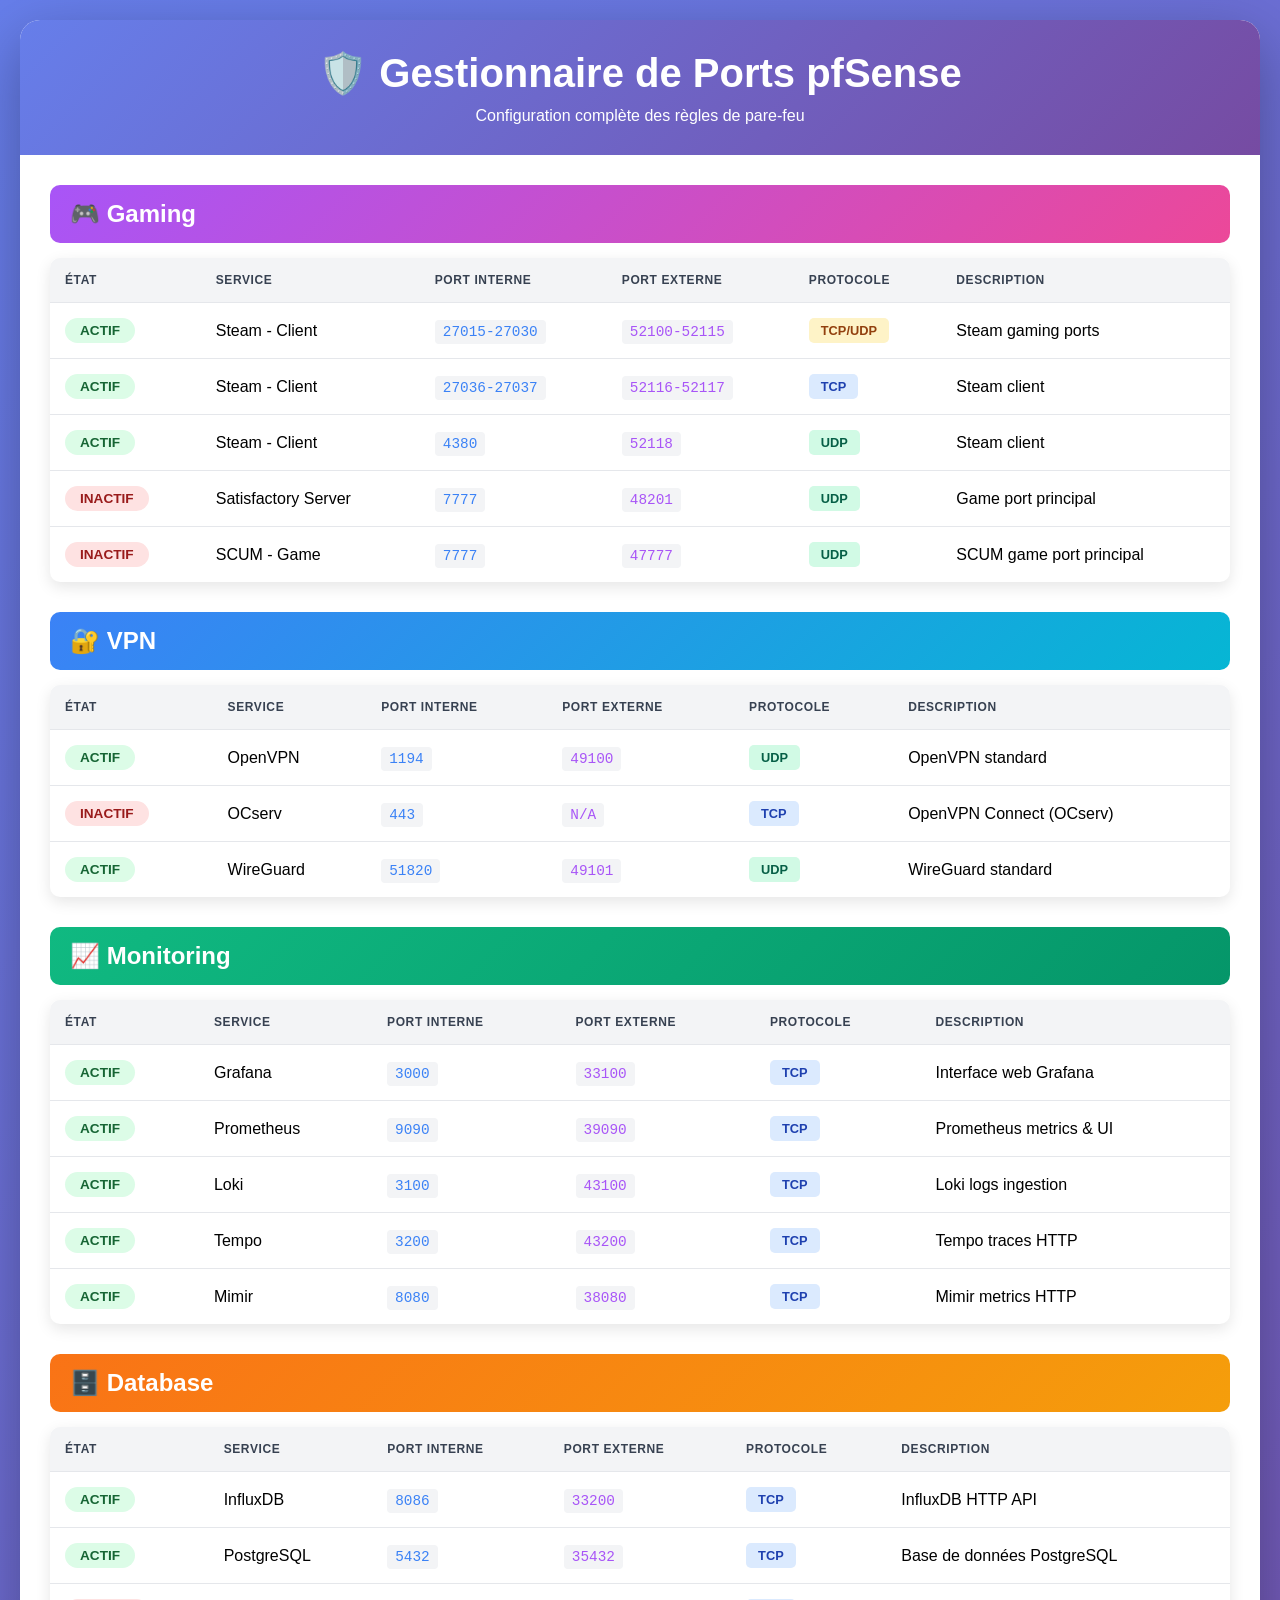
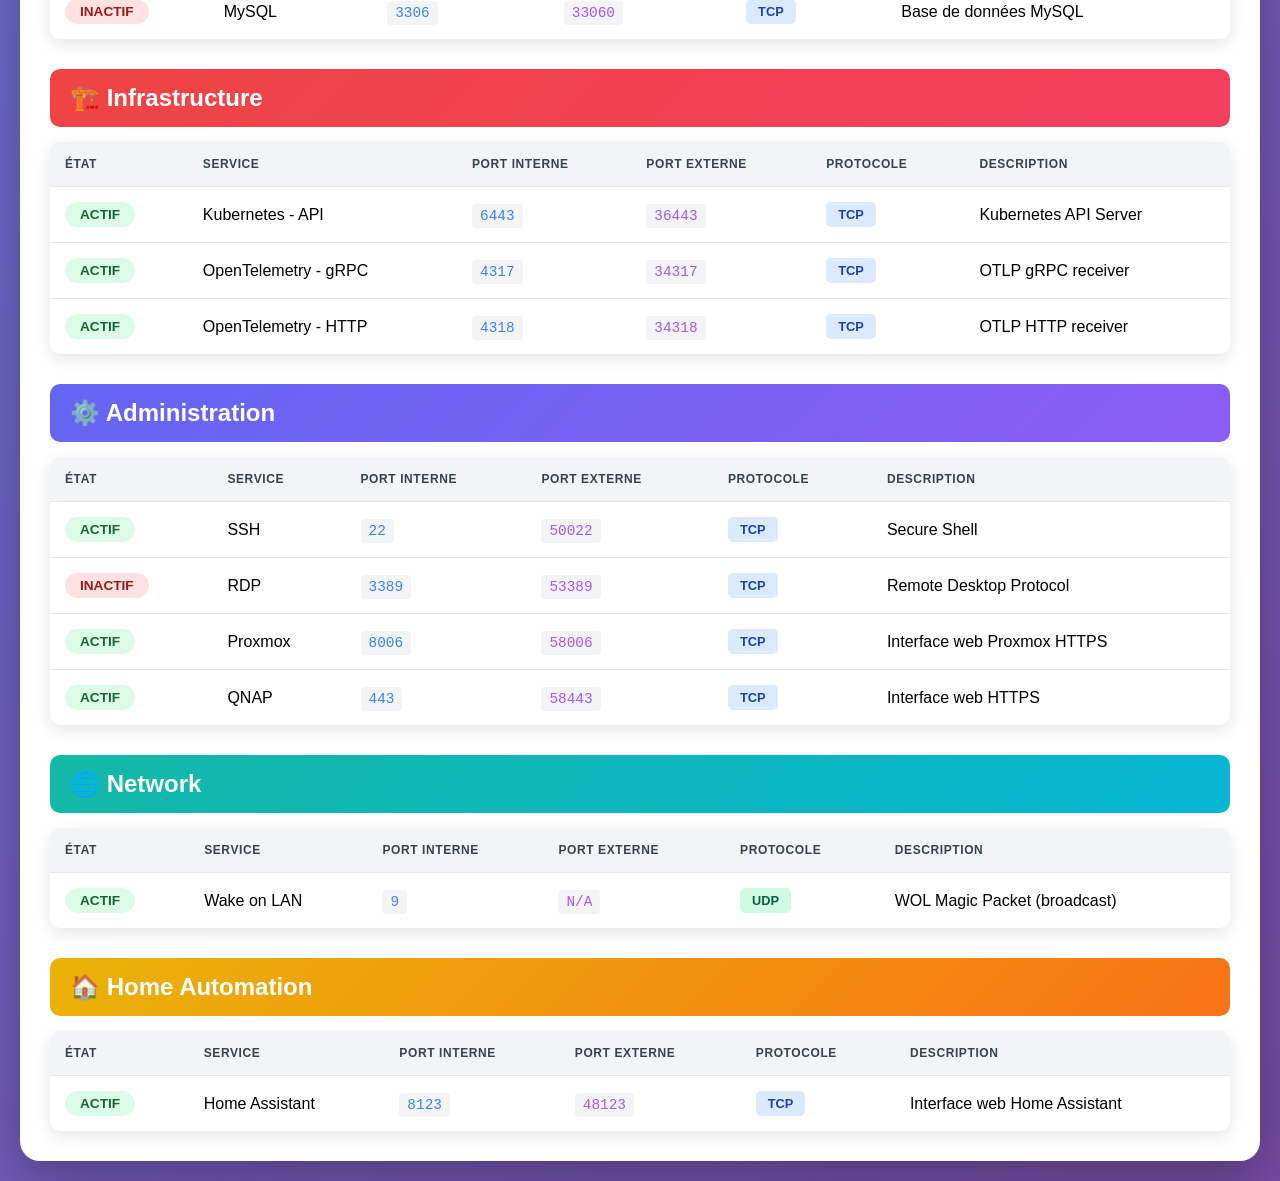
<file: pfsense_static.html>
<!DOCTYPE html>
<html lang="fr">
<head>
    <meta charset="UTF-8">
    <meta name="viewport" content="width=device-width, initial-scale=1.0">
    <title>Gestionnaire de Ports pfSense</title>
    <style>
        * {
            margin: 0;
            padding: 0;
            box-sizing: border-box;
        }

        body {
            font-family: 'Segoe UI', Tahoma, Geneva, Verdana, sans-serif;
            background: linear-gradient(135deg, #667eea 0%, #764ba2 100%);
            padding: 20px;
            min-height: 100vh;
        }

        .container {
            max-width: 1400px;
            margin: 0 auto;
            background: white;
            border-radius: 20px;
            box-shadow: 0 20px 60px rgba(0,0,0,0.3);
            overflow: hidden;
        }

        header {
            background: linear-gradient(135deg, #667eea 0%, #764ba2 100%);
            color: white;
            padding: 30px;
            text-align: center;
        }

        h1 {
            font-size: 2.5rem;
            margin-bottom: 10px;
        }

        .category {
            margin: 30px;
        }

        .category-header {
            display: flex;
            align-items: center;
            gap: 15px;
            padding: 15px 20px;
            border-radius: 10px;
            margin-bottom: 15px;
            font-size: 1.5rem;
            font-weight: bold;
            color: white;
        }

        .gaming { background: linear-gradient(135deg, #a855f7 0%, #ec4899 100%); }
        .vpn { background: linear-gradient(135deg, #3b82f6 0%, #06b6d4 100%); }
        .monitoring { background: linear-gradient(135deg, #10b981 0%, #059669 100%); }
        .database { background: linear-gradient(135deg, #f97316 0%, #f59e0b 100%); }
        .infrastructure { background: linear-gradient(135deg, #ef4444 0%, #f43f5e 100%); }
        .administration { background: linear-gradient(135deg, #6366f1 0%, #8b5cf6 100%); }
        .network { background: linear-gradient(135deg, #14b8a6 0%, #06b6d4 100%); }
        .home { background: linear-gradient(135deg, #eab308 0%, #f97316 100%); }

        table {
            width: 100%;
            border-collapse: collapse;
            background: white;
            border-radius: 10px;
            overflow: hidden;
            box-shadow: 0 5px 15px rgba(0,0,0,0.1);
        }

        thead {
            background: #f3f4f6;
        }

        th {
            padding: 15px;
            text-align: left;
            font-weight: 600;
            color: #374151;
            text-transform: uppercase;
            font-size: 0.75rem;
            letter-spacing: 0.05em;
        }

        td {
            padding: 15px;
            border-top: 1px solid #e5e7eb;
        }

        tbody tr:hover {
            background: #f9fafb;
        }

        .status {
            display: inline-block;
            padding: 5px 15px;
            border-radius: 20px;
            font-weight: 600;
            font-size: 0.85rem;
        }

        .active {
            background: #dcfce7;
            color: #166534;
        }

        .inactive {
            background: #fee2e2;
            color: #991b1b;
        }

        .protocol {
            display: inline-block;
            padding: 5px 12px;
            border-radius: 5px;
            font-weight: 600;
            font-size: 0.8rem;
        }

        .tcp {
            background: #dbeafe;
            color: #1e40af;
        }

        .udp {
            background: #d1fae5;
            color: #065f46;
        }

        .both {
            background: #fef3c7;
            color: #92400e;
        }

        code {
            background: #f3f4f6;
            padding: 4px 8px;
            border-radius: 4px;
            font-family: 'Courier New', monospace;
            font-size: 0.9rem;
        }

        .port-internal {
            color: #3b82f6;
        }

        .port-external {
            color: #a855f7;
        }

        @media print {
            body {
                background: white;
                padding: 0;
            }
            
            .container {
                box-shadow: none;
            }
        }

        @media (max-width: 768px) {
            h1 {
                font-size: 1.8rem;
            }

            table {
                font-size: 0.85rem;
            }

            th, td {
                padding: 10px 5px;
            }
        }
    </style>
</head>
<body>
    <div class="container">
        <header>
            <h1>🛡️ Gestionnaire de Ports pfSense</h1>
            <p>Configuration complète des règles de pare-feu</p>
        </header>

        <!-- Gaming -->
        <div class="category">
            <div class="category-header gaming">
                🎮 Gaming
            </div>
            <table>
                <thead>
                    <tr>
                        <th>État</th>
                        <th>Service</th>
                        <th>Port Interne</th>
                        <th>Port Externe</th>
                        <th>Protocole</th>
                        <th>Description</th>
                    </tr>
                </thead>
                <tbody>
                    <tr>
                        <td><span class="status active">ACTIF</span></td>
                        <td>Steam - Client</td>
                        <td><code class="port-internal">27015-27030</code></td>
                        <td><code class="port-external">52100-52115</code></td>
                        <td><span class="protocol both">TCP/UDP</span></td>
                        <td>Steam gaming ports</td>
                    </tr>
                    <tr>
                        <td><span class="status active">ACTIF</span></td>
                        <td>Steam - Client</td>
                        <td><code class="port-internal">27036-27037</code></td>
                        <td><code class="port-external">52116-52117</code></td>
                        <td><span class="protocol tcp">TCP</span></td>
                        <td>Steam client</td>
                    </tr>
                    <tr>
                        <td><span class="status active">ACTIF</span></td>
                        <td>Steam - Client</td>
                        <td><code class="port-internal">4380</code></td>
                        <td><code class="port-external">52118</code></td>
                        <td><span class="protocol udp">UDP</span></td>
                        <td>Steam client</td>
                    </tr>
                    <tr>
                        <td><span class="status inactive">INACTIF</span></td>
                        <td>Satisfactory Server</td>
                        <td><code class="port-internal">7777</code></td>
                        <td><code class="port-external">48201</code></td>
                        <td><span class="protocol udp">UDP</span></td>
                        <td>Game port principal</td>
                    </tr>
                    <tr>
                        <td><span class="status inactive">INACTIF</span></td>
                        <td>SCUM - Game</td>
                        <td><code class="port-internal">7777</code></td>
                        <td><code class="port-external">47777</code></td>
                        <td><span class="protocol udp">UDP</span></td>
                        <td>SCUM game port principal</td>
                    </tr>
                </tbody>
            </table>
        </div>

        <!-- VPN -->
        <div class="category">
            <div class="category-header vpn">
                🔐 VPN
            </div>
            <table>
                <thead>
                    <tr>
                        <th>État</th>
                        <th>Service</th>
                        <th>Port Interne</th>
                        <th>Port Externe</th>
                        <th>Protocole</th>
                        <th>Description</th>
                    </tr>
                </thead>
                <tbody>
                    <tr>
                        <td><span class="status active">ACTIF</span></td>
                        <td>OpenVPN</td>
                        <td><code class="port-internal">1194</code></td>
                        <td><code class="port-external">49100</code></td>
                        <td><span class="protocol udp">UDP</span></td>
                        <td>OpenVPN standard</td>
                    </tr>
                    <tr>
                        <td><span class="status inactive">INACTIF</span></td>
                        <td>OCserv</td>
                        <td><code class="port-internal">443</code></td>
                        <td><code class="port-external">N/A</code></td>
                        <td><span class="protocol tcp">TCP</span></td>
                        <td>OpenVPN Connect (OCserv)</td>
                    </tr>
                    <tr>
                        <td><span class="status active">ACTIF</span></td>
                        <td>WireGuard</td>
                        <td><code class="port-internal">51820</code></td>
                        <td><code class="port-external">49101</code></td>
                        <td><span class="protocol udp">UDP</span></td>
                        <td>WireGuard standard</td>
                    </tr>
                </tbody>
            </table>
        </div>

        <!-- Monitoring -->
        <div class="category">
            <div class="category-header monitoring">
                📈 Monitoring
            </div>
            <table>
                <thead>
                    <tr>
                        <th>État</th>
                        <th>Service</th>
                        <th>Port Interne</th>
                        <th>Port Externe</th>
                        <th>Protocole</th>
                        <th>Description</th>
                    </tr>
                </thead>
                <tbody>
                    <tr>
                        <td><span class="status active">ACTIF</span></td>
                        <td>Grafana</td>
                        <td><code class="port-internal">3000</code></td>
                        <td><code class="port-external">33100</code></td>
                        <td><span class="protocol tcp">TCP</span></td>
                        <td>Interface web Grafana</td>
                    </tr>
                    <tr>
                        <td><span class="status active">ACTIF</span></td>
                        <td>Prometheus</td>
                        <td><code class="port-internal">9090</code></td>
                        <td><code class="port-external">39090</code></td>
                        <td><span class="protocol tcp">TCP</span></td>
                        <td>Prometheus metrics & UI</td>
                    </tr>
                    <tr>
                        <td><span class="status active">ACTIF</span></td>
                        <td>Loki</td>
                        <td><code class="port-internal">3100</code></td>
                        <td><code class="port-external">43100</code></td>
                        <td><span class="protocol tcp">TCP</span></td>
                        <td>Loki logs ingestion</td>
                    </tr>
                    <tr>
                        <td><span class="status active">ACTIF</span></td>
                        <td>Tempo</td>
                        <td><code class="port-internal">3200</code></td>
                        <td><code class="port-external">43200</code></td>
                        <td><span class="protocol tcp">TCP</span></td>
                        <td>Tempo traces HTTP</td>
                    </tr>
                    <tr>
                        <td><span class="status active">ACTIF</span></td>
                        <td>Mimir</td>
                        <td><code class="port-internal">8080</code></td>
                        <td><code class="port-external">38080</code></td>
                        <td><span class="protocol tcp">TCP</span></td>
                        <td>Mimir metrics HTTP</td>
                    </tr>
                </tbody>
            </table>
        </div>

        <!-- Database -->
        <div class="category">
            <div class="category-header database">
                🗄️ Database
            </div>
            <table>
                <thead>
                    <tr>
                        <th>État</th>
                        <th>Service</th>
                        <th>Port Interne</th>
                        <th>Port Externe</th>
                        <th>Protocole</th>
                        <th>Description</th>
                    </tr>
                </thead>
                <tbody>
                    <tr>
                        <td><span class="status active">ACTIF</span></td>
                        <td>InfluxDB</td>
                        <td><code class="port-internal">8086</code></td>
                        <td><code class="port-external">33200</code></td>
                        <td><span class="protocol tcp">TCP</span></td>
                        <td>InfluxDB HTTP API</td>
                    </tr>
                    <tr>
                        <td><span class="status active">ACTIF</span></td>
                        <td>PostgreSQL</td>
                        <td><code class="port-internal">5432</code></td>
                        <td><code class="port-external">35432</code></td>
                        <td><span class="protocol tcp">TCP</span></td>
                        <td>Base de données PostgreSQL</td>
                    </tr>
                    <tr>
                        <td><span class="status inactive">INACTIF</span></td>
                        <td>MySQL</td>
                        <td><code class="port-internal">3306</code></td>
                        <td><code class="port-external">33060</code></td>
                        <td><span class="protocol tcp">TCP</span></td>
                        <td>Base de données MySQL</td>
                    </tr>
                </tbody>
            </table>
        </div>

        <!-- Infrastructure -->
        <div class="category">
            <div class="category-header infrastructure">
                🏗️ Infrastructure
            </div>
            <table>
                <thead>
                    <tr>
                        <th>État</th>
                        <th>Service</th>
                        <th>Port Interne</th>
                        <th>Port Externe</th>
                        <th>Protocole</th>
                        <th>Description</th>
                    </tr>
                </thead>
                <tbody>
                    <tr>
                        <td><span class="status active">ACTIF</span></td>
                        <td>Kubernetes - API</td>
                        <td><code class="port-internal">6443</code></td>
                        <td><code class="port-external">36443</code></td>
                        <td><span class="protocol tcp">TCP</span></td>
                        <td>Kubernetes API Server</td>
                    </tr>
                    <tr>
                        <td><span class="status active">ACTIF</span></td>
                        <td>OpenTelemetry - gRPC</td>
                        <td><code class="port-internal">4317</code></td>
                        <td><code class="port-external">34317</code></td>
                        <td><span class="protocol tcp">TCP</span></td>
                        <td>OTLP gRPC receiver</td>
                    </tr>
                    <tr>
                        <td><span class="status active">ACTIF</span></td>
                        <td>OpenTelemetry - HTTP</td>
                        <td><code class="port-internal">4318</code></td>
                        <td><code class="port-external">34318</code></td>
                        <td><span class="protocol tcp">TCP</span></td>
                        <td>OTLP HTTP receiver</td>
                    </tr>
                </tbody>
            </table>
        </div>

        <!-- Administration -->
        <div class="category">
            <div class="category-header administration">
                ⚙️ Administration
            </div>
            <table>
                <thead>
                    <tr>
                        <th>État</th>
                        <th>Service</th>
                        <th>Port Interne</th>
                        <th>Port Externe</th>
                        <th>Protocole</th>
                        <th>Description</th>
                    </tr>
                </thead>
                <tbody>
                    <tr>
                        <td><span class="status active">ACTIF</span></td>
                        <td>SSH</td>
                        <td><code class="port-internal">22</code></td>
                        <td><code class="port-external">50022</code></td>
                        <td><span class="protocol tcp">TCP</span></td>
                        <td>Secure Shell</td>
                    </tr>
                    <tr>
                        <td><span class="status inactive">INACTIF</span></td>
                        <td>RDP</td>
                        <td><code class="port-internal">3389</code></td>
                        <td><code class="port-external">53389</code></td>
                        <td><span class="protocol tcp">TCP</span></td>
                        <td>Remote Desktop Protocol</td>
                    </tr>
                    <tr>
                        <td><span class="status active">ACTIF</span></td>
                        <td>Proxmox</td>
                        <td><code class="port-internal">8006</code></td>
                        <td><code class="port-external">58006</code></td>
                        <td><span class="protocol tcp">TCP</span></td>
                        <td>Interface web Proxmox HTTPS</td>
                    </tr>
                    <tr>
                        <td><span class="status active">ACTIF</span></td>
                        <td>QNAP</td>
                        <td><code class="port-internal">443</code></td>
                        <td><code class="port-external">58443</code></td>
                        <td><span class="protocol tcp">TCP</span></td>
                        <td>Interface web HTTPS</td>
                    </tr>
                </tbody>
            </table>
        </div>

        <!-- Network -->
        <div class="category">
            <div class="category-header network">
                🌐 Network
            </div>
            <table>
                <thead>
                    <tr>
                        <th>État</th>
                        <th>Service</th>
                        <th>Port Interne</th>
                        <th>Port Externe</th>
                        <th>Protocole</th>
                        <th>Description</th>
                    </tr>
                </thead>
                <tbody>
                    <tr>
                        <td><span class="status active">ACTIF</span></td>
                        <td>Wake on LAN</td>
                        <td><code class="port-internal">9</code></td>
                        <td><code class="port-external">N/A</code></td>
                        <td><span class="protocol udp">UDP</span></td>
                        <td>WOL Magic Packet (broadcast)</td>
                    </tr>
                </tbody>
            </table>
        </div>

        <!-- Home Automation -->
        <div class="category">
            <div class="category-header home">
                🏠 Home Automation
            </div>
            <table>
                <thead>
                    <tr>
                        <th>État</th>
                        <th>Service</th>
                        <th>Port Interne</th>
                        <th>Port Externe</th>
                        <th>Protocole</th>
                        <th>Description</th>
                    </tr>
                </thead>
                <tbody>
                    <tr>
                        <td><span class="status active">ACTIF</span></td>
                        <td>Home Assistant</td>
                        <td><code class="port-internal">8123</code></td>
                        <td><code class="port-external">48123</code></td>
                        <td><span class="protocol tcp">TCP</span></td>
                        <td>Interface web Home Assistant</td>
                    </tr>
                </tbody>
            </table>
        </div>
    </div>
</body>
</html>
</file>
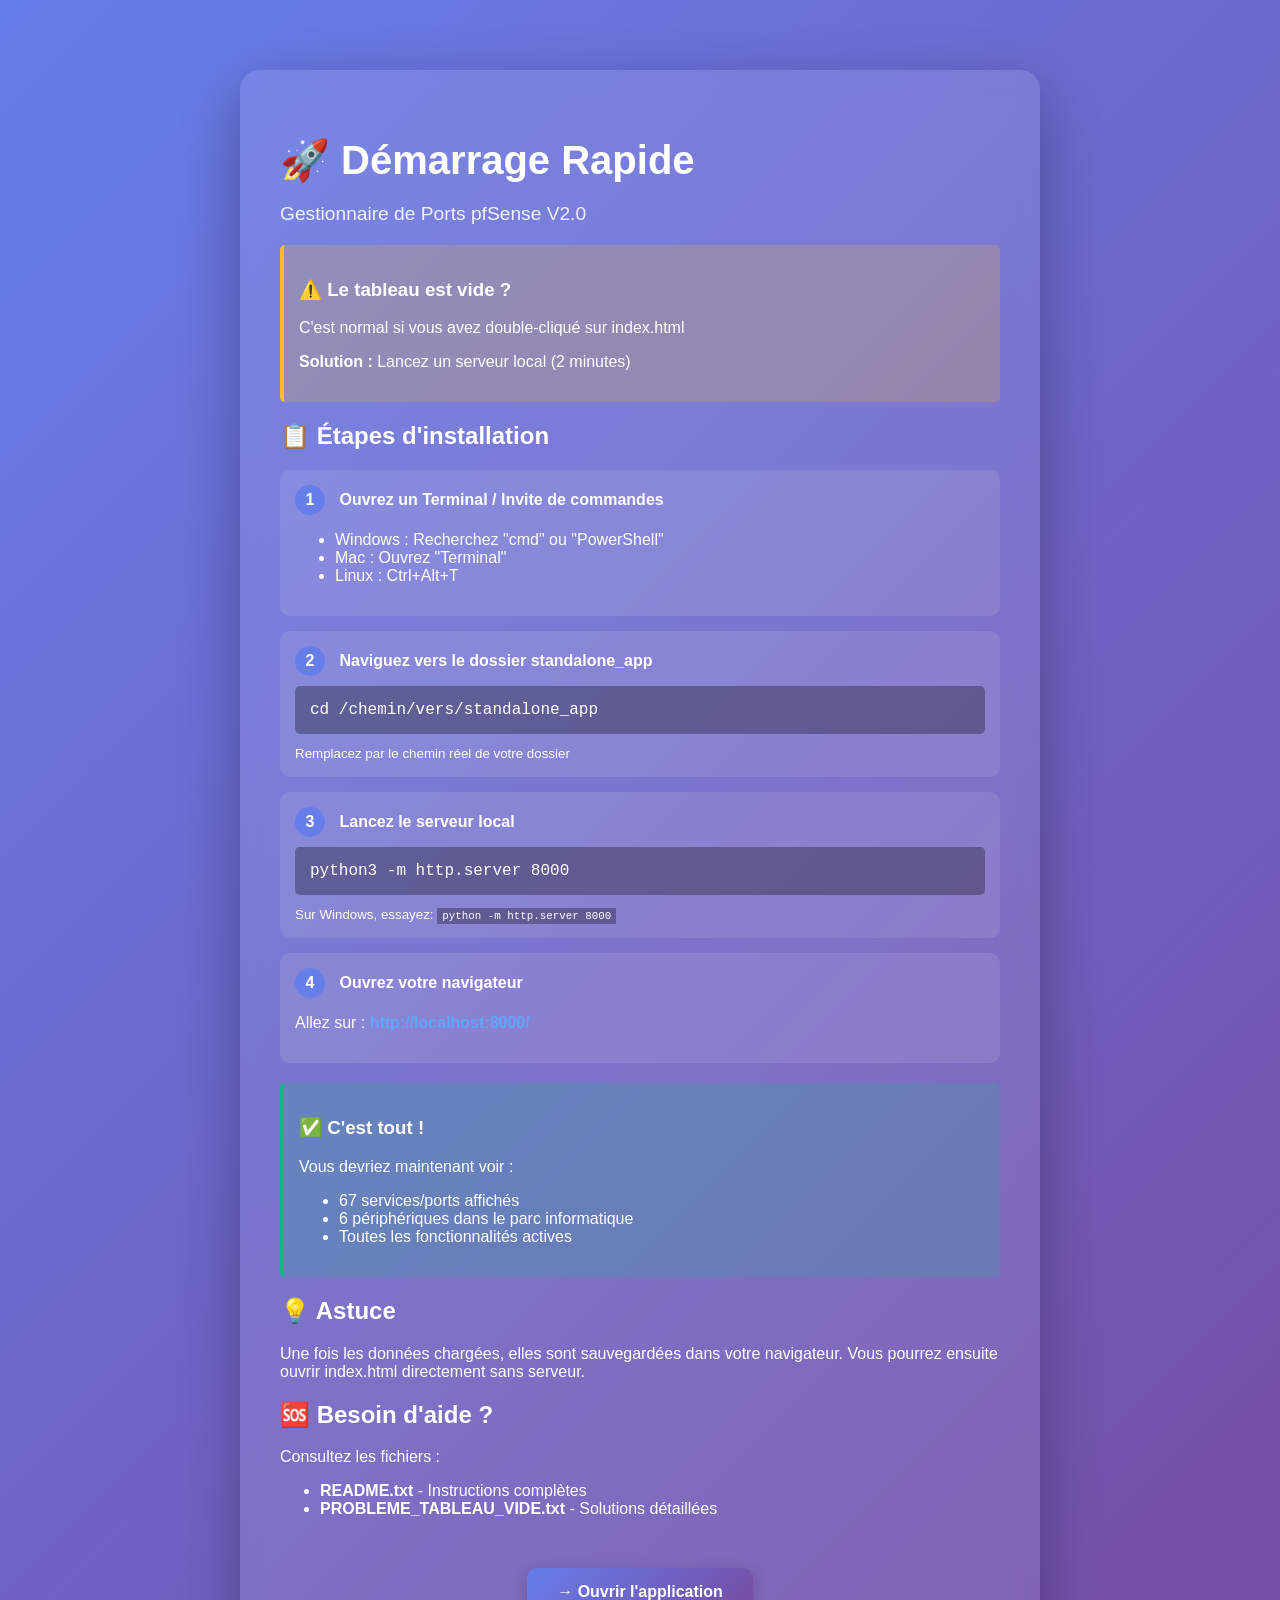
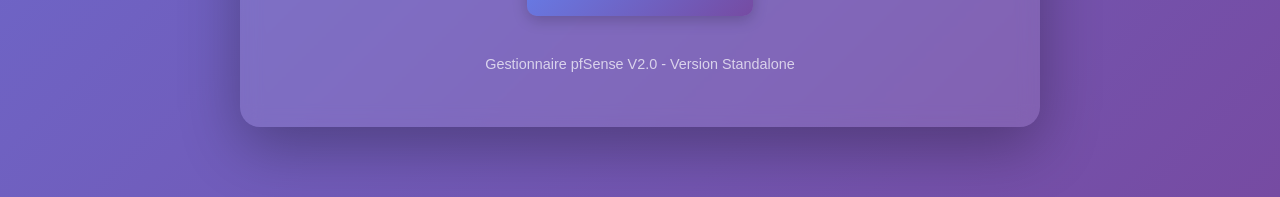
<file: standalone_app/DEMARRAGE_RAPIDE.html>
<!DOCTYPE html>
<html lang="fr">
<head>
    <meta charset="UTF-8">
    <meta name="viewport" content="width=device-width, initial-scale=1.0">
    <title>Démarrage Rapide - pfSense Manager</title>
    <style>
        body {
            font-family: Arial, sans-serif;
            max-width: 800px;
            margin: 50px auto;
            padding: 20px;
            background: linear-gradient(135deg, #667eea 0%, #764ba2 100%);
            color: white;
        }
        .container {
            background: rgba(255, 255, 255, 0.1);
            backdrop-filter: blur(10px);
            border-radius: 20px;
            padding: 40px;
            box-shadow: 0 20px 60px rgba(0, 0, 0, 0.3);
        }
        h1 {
            font-size: 2.5rem;
            margin-bottom: 10px;
        }
        .warning {
            background: rgba(251, 191, 36, 0.2);
            border-left: 4px solid #fbbf24;
            padding: 15px;
            border-radius: 5px;
            margin: 20px 0;
        }
        .success {
            background: rgba(16, 185, 129, 0.2);
            border-left: 4px solid #10b981;
            padding: 15px;
            border-radius: 5px;
            margin: 20px 0;
        }
        .code {
            background: rgba(0, 0, 0, 0.3);
            padding: 15px;
            border-radius: 5px;
            font-family: 'Courier New', monospace;
            margin: 10px 0;
            overflow-x: auto;
        }
        .step {
            background: rgba(255, 255, 255, 0.1);
            padding: 15px;
            border-radius: 10px;
            margin: 15px 0;
        }
        .step-number {
            display: inline-block;
            width: 30px;
            height: 30px;
            background: #667eea;
            border-radius: 50%;
            text-align: center;
            line-height: 30px;
            font-weight: bold;
            margin-right: 10px;
        }
        a {
            color: #60a5fa;
            text-decoration: none;
            font-weight: bold;
        }
        a:hover {
            text-decoration: underline;
        }
        .btn {
            display: inline-block;
            background: linear-gradient(135deg, #667eea, #764ba2);
            color: white;
            padding: 15px 30px;
            border-radius: 10px;
            text-decoration: none;
            font-weight: bold;
            margin: 10px 0;
            box-shadow: 0 4px 15px rgba(0, 0, 0, 0.2);
        }
        .btn:hover {
            transform: translateY(-2px);
            box-shadow: 0 6px 20px rgba(0, 0, 0, 0.3);
        }
    </style>
</head>
<body>
    <div class="container">
        <h1>🚀 Démarrage Rapide</h1>
        <p style="font-size: 1.2rem; opacity: 0.9;">Gestionnaire de Ports pfSense V2.0</p>

        <div class="warning">
            <h3>⚠️ Le tableau est vide ?</h3>
            <p>C'est normal si vous avez double-cliqué sur index.html</p>
            <p><strong>Solution :</strong> Lancez un serveur local (2 minutes)</p>
        </div>

        <h2>📋 Étapes d'installation</h2>

        <div class="step">
            <span class="step-number">1</span>
            <strong>Ouvrez un Terminal / Invite de commandes</strong>
            <ul>
                <li>Windows : Recherchez "cmd" ou "PowerShell"</li>
                <li>Mac : Ouvrez "Terminal"</li>
                <li>Linux : Ctrl+Alt+T</li>
            </ul>
        </div>

        <div class="step">
            <span class="step-number">2</span>
            <strong>Naviguez vers le dossier standalone_app</strong>
            <div class="code">cd /chemin/vers/standalone_app</div>
            <small>Remplacez par le chemin réel de votre dossier</small>
        </div>

        <div class="step">
            <span class="step-number">3</span>
            <strong>Lancez le serveur local</strong>
            <div class="code">python3 -m http.server 8000</div>
            <small>Sur Windows, essayez: <code style="background:rgba(0,0,0,0.3);padding:2px 5px;">python -m http.server 8000</code></small>
        </div>

        <div class="step">
            <span class="step-number">4</span>
            <strong>Ouvrez votre navigateur</strong>
            <p>Allez sur : <a href="http://localhost:8000/">http://localhost:8000/</a></p>
        </div>

        <div class="success">
            <h3>✅ C'est tout !</h3>
            <p>Vous devriez maintenant voir :</p>
            <ul>
                <li>67 services/ports affichés</li>
                <li>6 périphériques dans le parc informatique</li>
                <li>Toutes les fonctionnalités actives</li>
            </ul>
        </div>

        <h2>💡 Astuce</h2>
        <p>Une fois les données chargées, elles sont sauvegardées dans votre navigateur. Vous pourrez ensuite ouvrir index.html directement sans serveur.</p>

        <h2>🆘 Besoin d'aide ?</h2>
        <p>Consultez les fichiers :</p>
        <ul>
            <li><strong>README.txt</strong> - Instructions complètes</li>
            <li><strong>PROBLEME_TABLEAU_VIDE.txt</strong> - Solutions détaillées</li>
        </ul>

        <div style="text-align: center; margin-top: 40px;">
            <a href="index.html" class="btn">→ Ouvrir l'application</a>
        </div>

        <p style="text-align: center; margin-top: 30px; opacity: 0.7; font-size: 0.9rem;">
            Gestionnaire pfSense V2.0 - Version Standalone
        </p>
    </div>
</body>
</html>
</file>
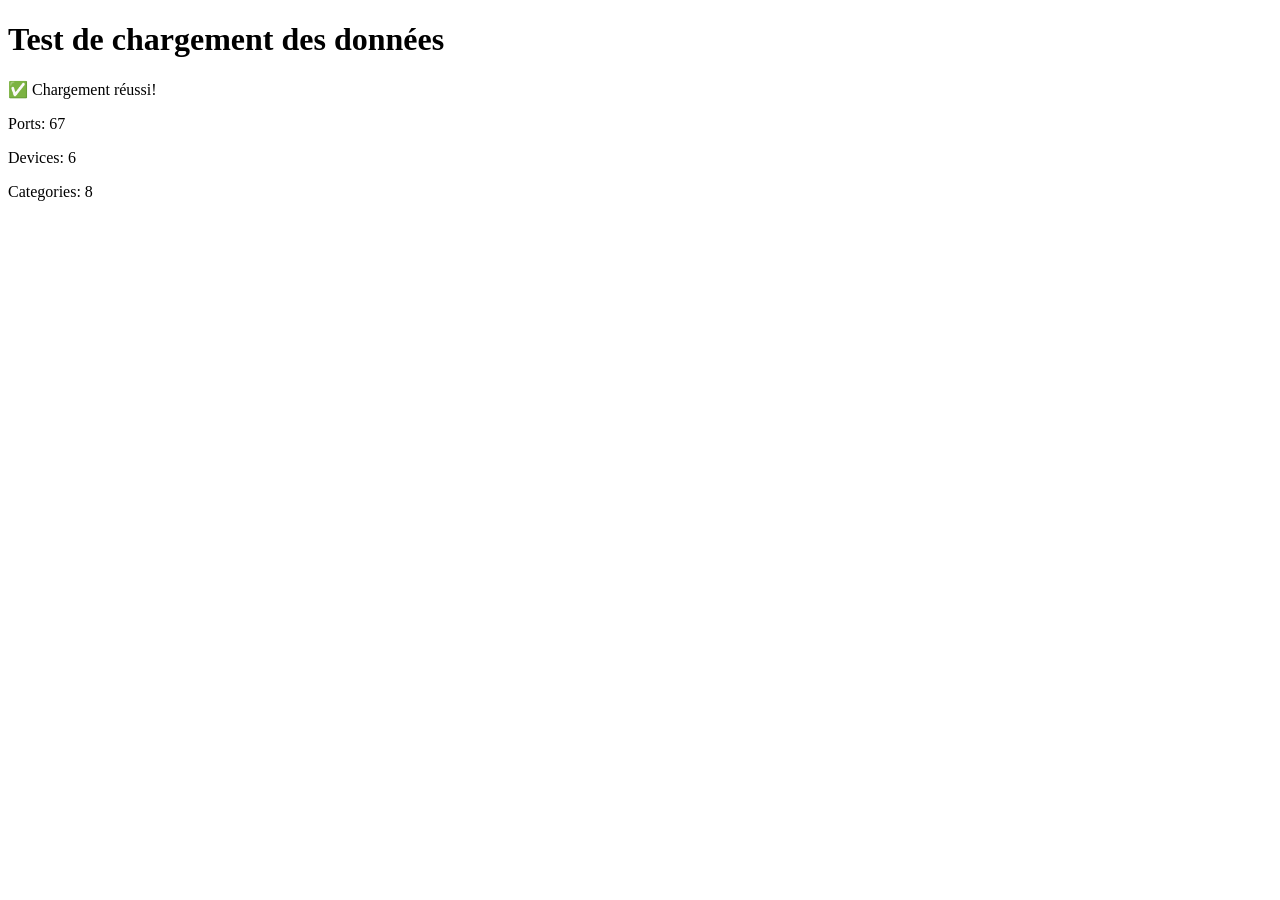
<file: standalone_app/test.html>
<!DOCTYPE html>
<html>
<head>
    <meta charset="UTF-8">
    <title>Test Chargement</title>
</head>
<body>
    <h1>Test de chargement des données</h1>
    <div id="result"></div>
    <script>
        async function test() {
            try {
                const response = await fetch('data.json');
                const data = await response.json();
                document.getElementById('result').innerHTML = `
                    <p>✅ Chargement réussi!</p>
                    <p>Ports: ${data.ports.length}</p>
                    <p>Devices: ${data.devices.length}</p>
                    <p>Categories: ${data.categories.length}</p>
                `;
            } catch (error) {
                document.getElementById('result').innerHTML = `
                    <p>❌ Erreur: ${error.message}</p>
                `;
            }
        }
        test();
    </script>
</body>
</html>
</file>
